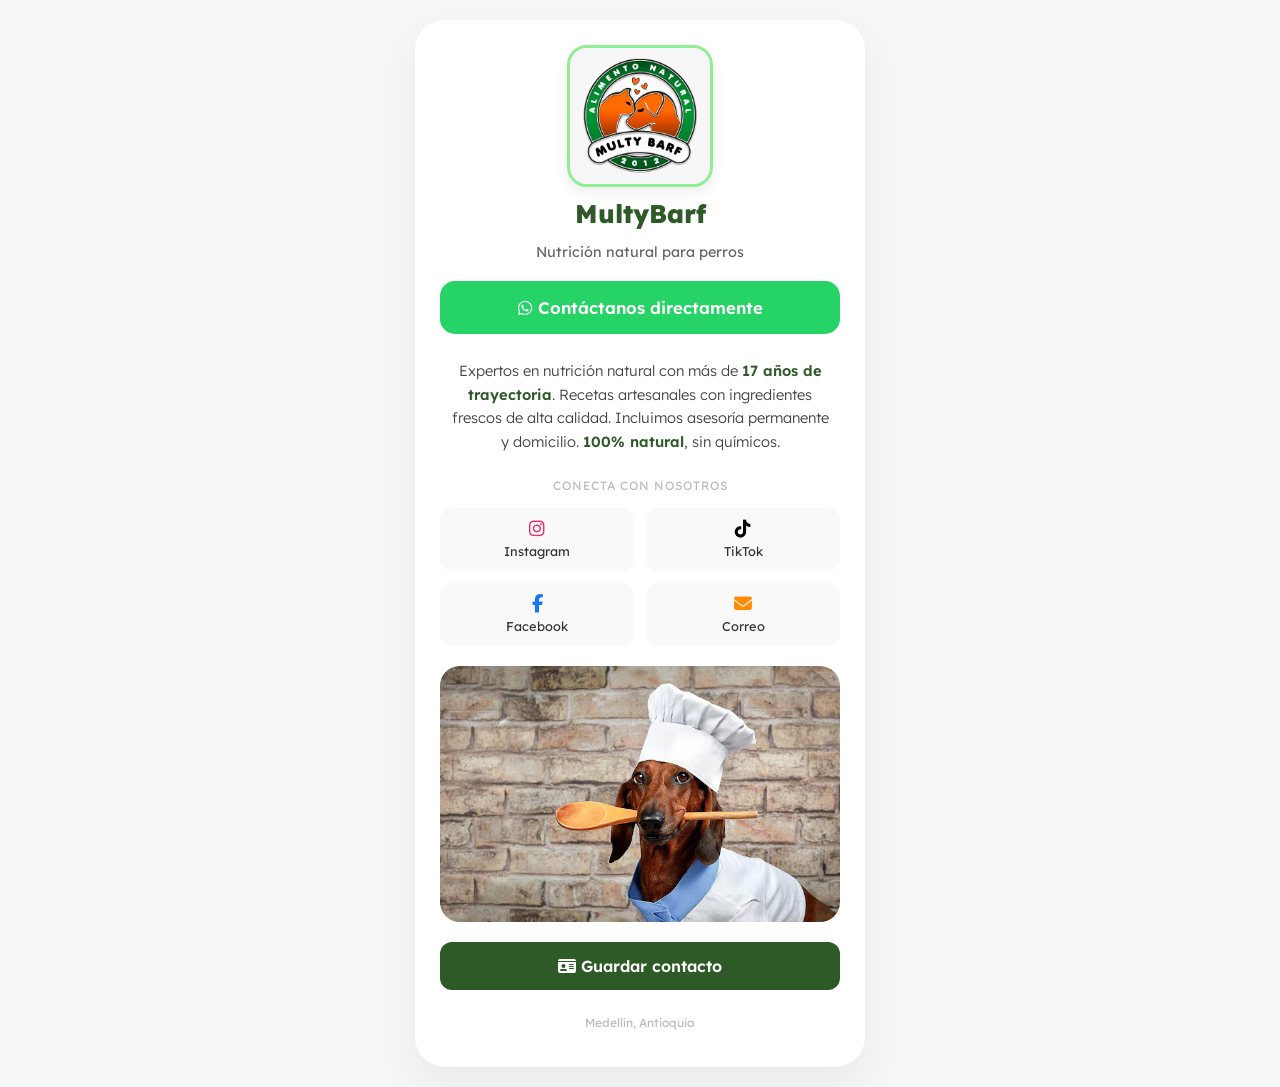
<file: index.html>
<!DOCTYPE html>
<html lang="es">
<head>
    <meta charset="UTF-8">
    <meta name="viewport" content="width=device-width, initial-scale=1.0">
    <title>MultyBarf | Tarjeta Digital</title>
    
    <link rel="stylesheet" href="https://cdnjs.cloudflare.com/ajax/libs/font-awesome/6.5.1/css/all.min.css">
    <link href="https://fonts.googleapis.com/css2?family=Lexend:wght@300;600;800&display=swap" rel="stylesheet">
    
    <style>
        /* --- ANIMACIONES --- */
        @keyframes fadeInUp {
            from { opacity: 0; transform: translateY(20px); }
            to { opacity: 1; transform: translateY(0); }
        }

        .animate { opacity: 0; animation: fadeInUp 0.8s ease-out forwards; }
        .delay-1 { animation-delay: 0.2s; }
        .delay-2 { animation-delay: 0.4s; }
        .delay-3 { animation-delay: 0.6s; }
        .delay-4 { animation-delay: 0.8s; }
        .delay-5 { animation-delay: 1s; }

        /* --- ESTILOS BASE --- */
        body { 
            font-family: 'Lexend', sans-serif; 
            background-color: #F4F7F6; 
            display: flex; 
            justify-content: center; 
            padding: 20px; 
            margin: 0;
        }

        .glass-card { 
            background: white; 
            width: 100%; 
            max-width: 400px; 
            border-radius: 30px; 
            padding: 25px; 
            text-align: center; 
            box-shadow: 0 20px 40px rgba(0,0,0,0.05); 
        }

        /* Imágenes */
        .logo-container { width: 100%; margin-bottom: 10px; display: flex; justify-content: center; }
        .logo-container img {
            width: 140px; 
            height: auto;
            border-radius: 20px; 
            border: 3px solid #90EE90;
            box-shadow: 0 5px 15px rgba(0,0,0,0.08);
        }

        .dog-image-container { width: 100%; margin: 20px 0; border-radius: 20px; overflow: hidden; }
        .dog-image-container img { width: 100%; height: auto; display: block; border-radius: 15px; }

        h1 { color: #2D5A27; margin: 10px 0 5px 0; font-weight: 800; font-size: 1.6em; }
        .subtitle { color: #666; font-size: 0.9em; margin-bottom: 20px; }

        .history-text {
            color: #444;
            font-size: 0.92em;
            line-height: 1.6;
            margin-bottom: 25px;
            padding: 0 10px;
            font-weight: 300;
        }
        .history-text strong { color: #2D5A27; font-weight: 600; }
        
        .cta-whatsapp { 
            display: block; background: #25D366; color: white; text-decoration: none; 
            padding: 16px; border-radius: 15px; font-weight: 600; margin-bottom: 25px;
            transition: all 0.3s ease; font-size: 1.05em;
        }
        .cta-whatsapp:hover { transform: scale(1.02); box-shadow: 0 5px 15px rgba(37,211,102,0.2); }

        .divider { color: #bbb; font-size: 0.75em; text-transform: uppercase; letter-spacing: 1px; margin-bottom: 15px; }

        .social-links { display: grid; grid-template-columns: 1fr 1fr; gap: 12px; margin-bottom: 20px; }
        .social-item { 
            background: #f9f9f9; padding: 12px; border-radius: 12px; text-decoration: none; color: #333;
            display: flex; flex-direction: column; align-items: center; font-size: 0.8em; transition: 0.3s;
        }
        .social-item:hover { transform: translateY(-3px); background: #f0f0f0; }
        .social-item i { font-size: 1.4em; margin-bottom: 5px; color: #2D5A27; }

        .btn-save {
            display: block; background: #2D5A27; color: white; text-decoration: none;
            padding: 14px; border-radius: 12px; font-weight: 600; transition: 0.3s;
        }
        .btn-save:hover { opacity: 0.9; }
        
        footer { margin-top: 25px; color: #bbb; font-size: 0.75em; }
    </style>
</head>
<body>

    <div class="glass-card animate">
        <header>
            <div class="logo-container animate delay-1">
                <img src="imagenes/logo.jpeg" alt="MultyBarf Logo">
            </div>
            <h1 class="animate delay-2">MultyBarf</h1>
            <p class="subtitle animate delay-2">Nutrición natural para perros</p>
        </header>

        <main>
            <a href="https://wa.me/573012916446" class="cta-whatsapp animate delay-3" target="_blank">
                <i class="fab fa-whatsapp"></i> Contáctanos directamente
            </a>

            <p class="history-text animate delay-3">
                Expertos en nutrición natural con más de <strong>17 años de trayectoria</strong>. 
                Recetas artesanales con ingredientes frescos de alta calidad. Incluimos asesoría 
                permanente y domicilio. <strong>100% natural</strong>, sin químicos.
            </p>

            <div class="divider animate delay-4">Conecta con nosotros</div>

            <div class="social-links animate delay-4">
                <a href="https://instagram.com/multybarf" target="_blank" class="social-item">
                    <i class="fab fa-instagram" style="color: #E1306C;"></i>
                    <span>Instagram</span>
                </a>
                <a href="https://www.tiktok.com/@multybarf" target="_blank" class="social-item">
                    <i class="fab fa-tiktok" style="color: #000;"></i>
                    <span>TikTok</span>
                </a>
                <a href="https://facebook.com/multybarf" target="_blank" class="social-item">
                    <i class="fab fa-facebook-f" style="color: #1877F2;"></i>
                    <span>Facebook</span>
                </a>
                <a href="mailto:ventas@multybarf.com" class="social-item">
                    <i class="fas fa-envelope" style="color: #FF8C00;"></i>
                    <span>Correo</span>
                </a>
            </div>

            <div class="dog-image-container animate delay-5">
                <img src="imagenes/perritochef.avif" alt="Perrito feliz MultyBarf">
            </div>

            <a href="contacto.vcf" class="btn-save animate delay-5" download>
                <i class="fas fa-id-card"></i> Guardar contacto
            </a>
        </main>

        <footer class="animate delay-5">
            <p>Medellín, Antioquia</p>
        </footer>
    </div>

</body>
</html>
</file>
